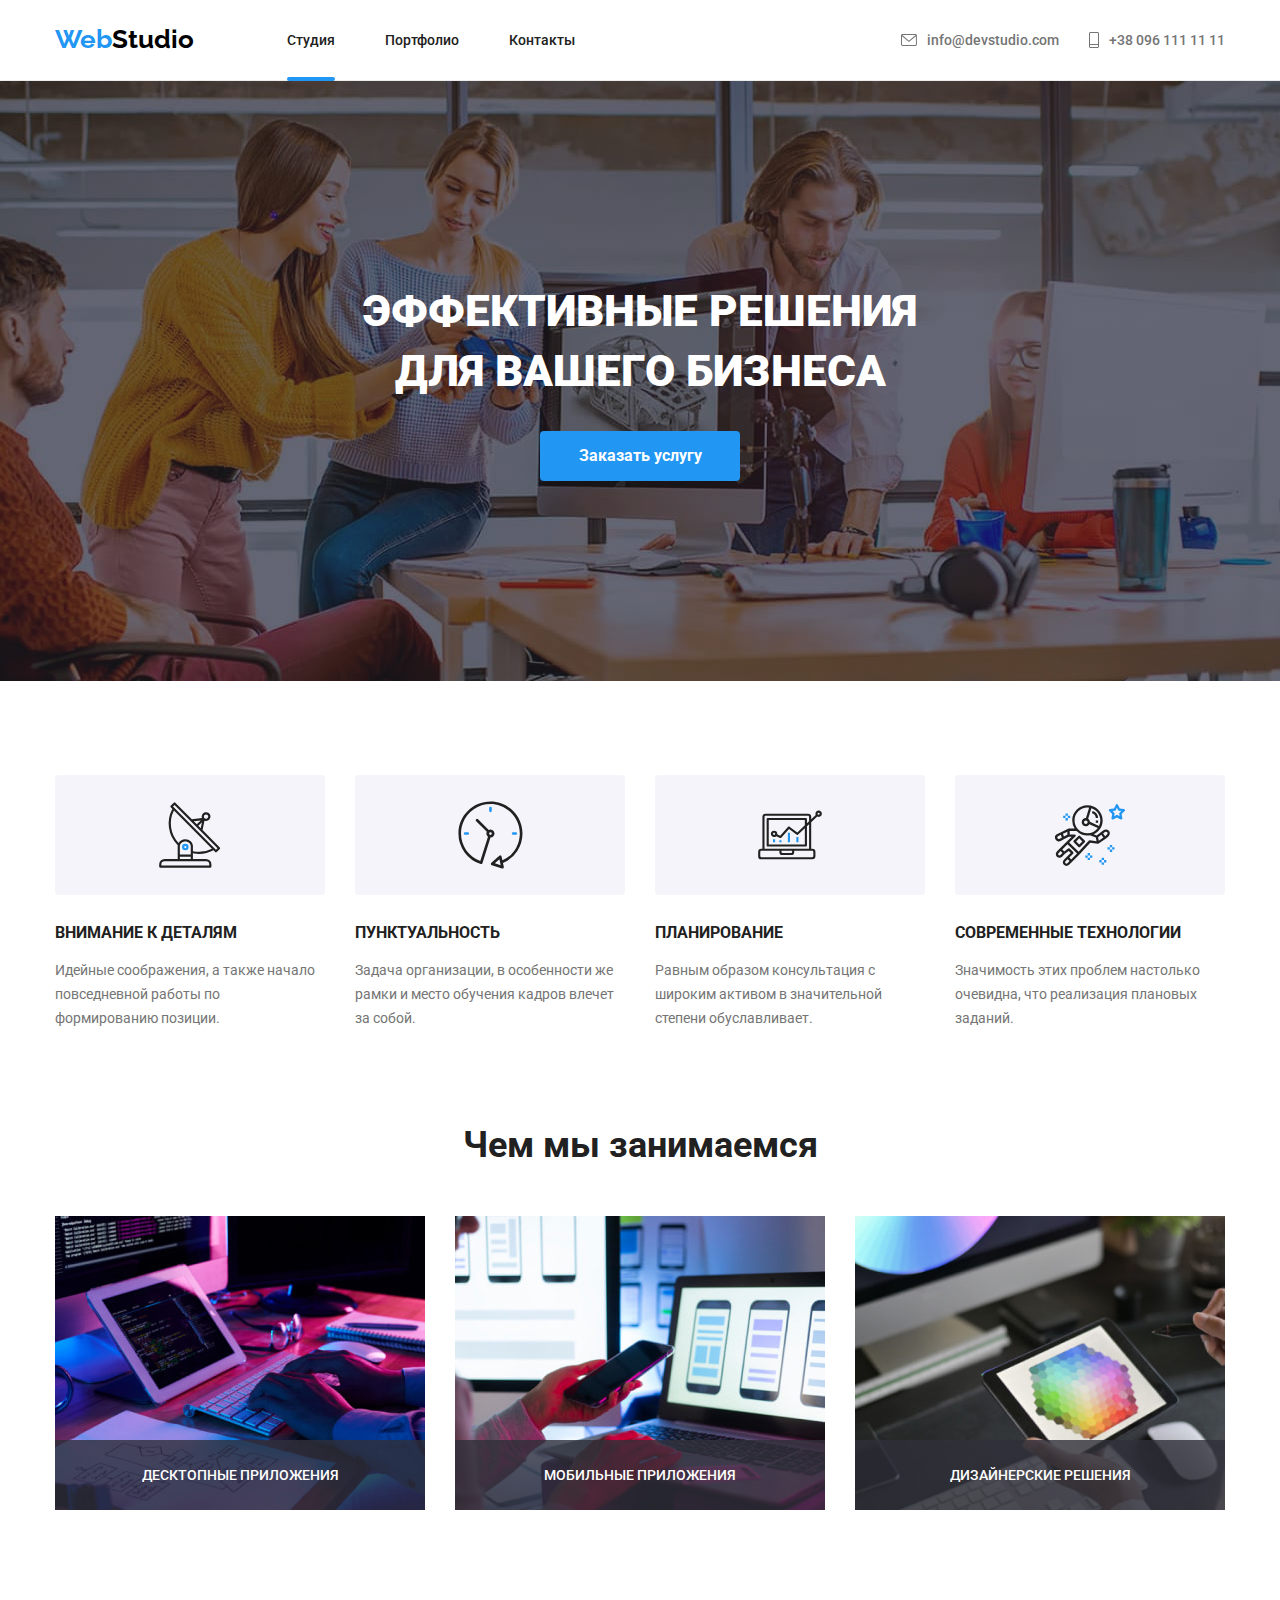
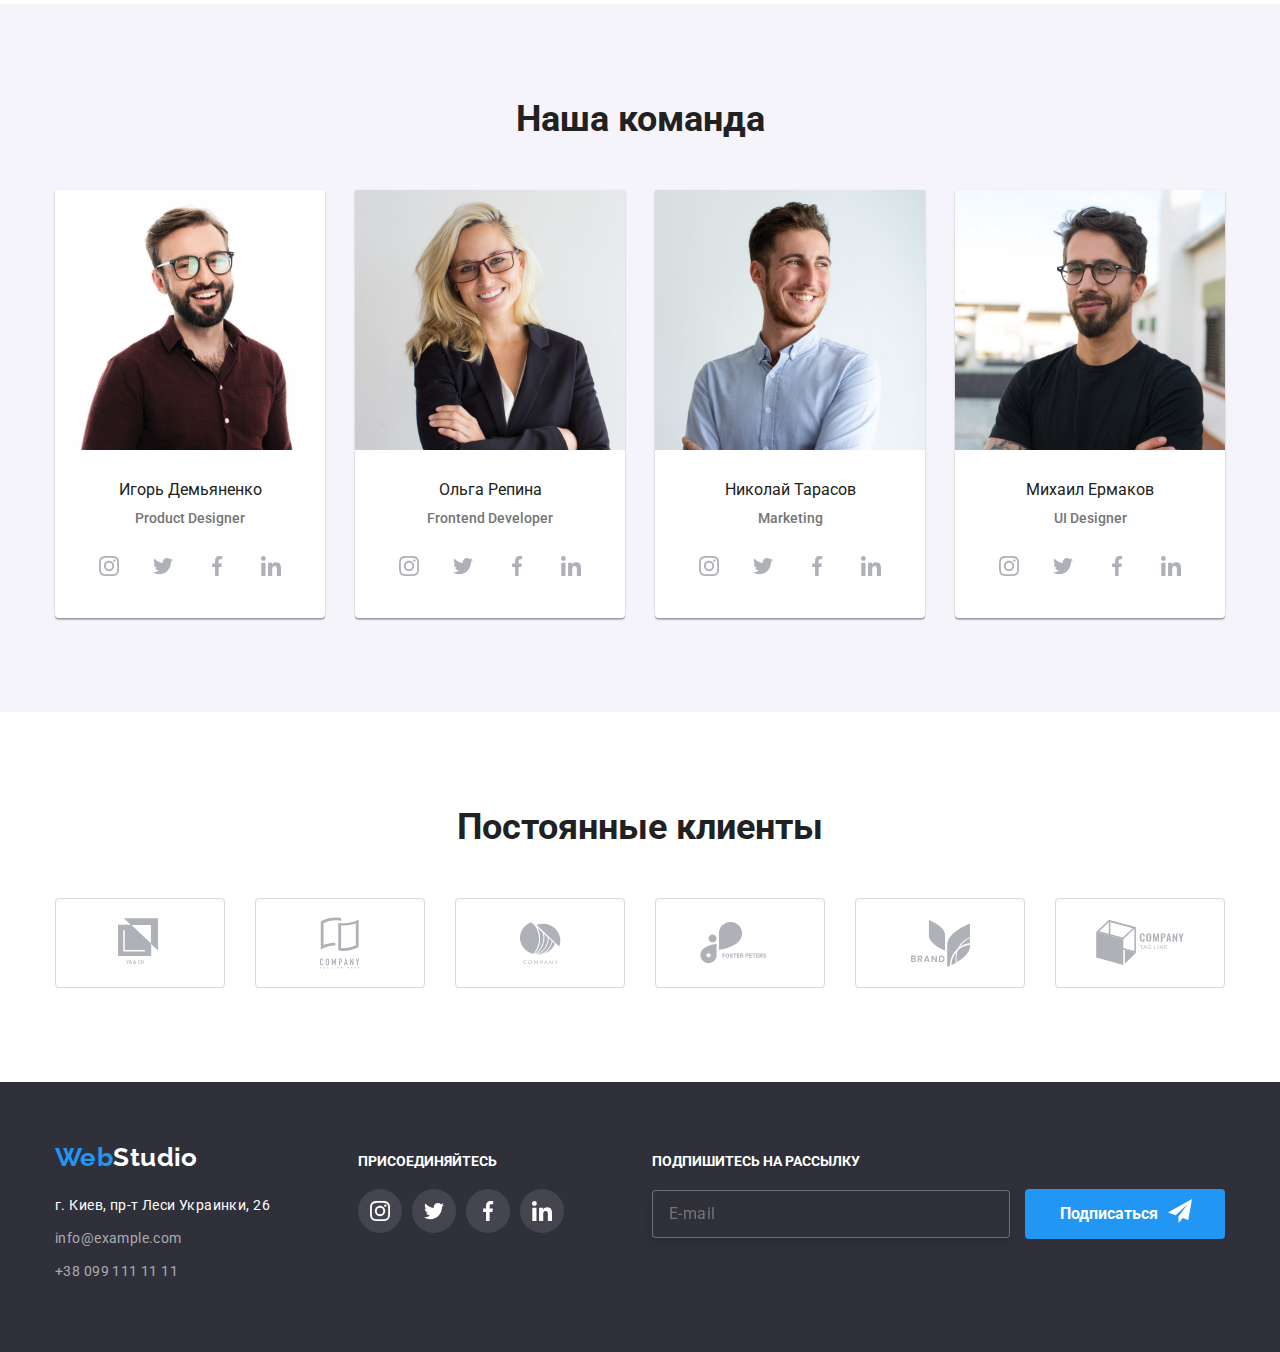
<file: index.html>
<!DOCTYPE html>
<html lang="ru">

<head>
    <meta charset="UTF-8">
    <meta name="viewport" content="width=device-width, initial-scale=1.0">
    <title>Document</title>
    <link rel="preconnect" href="https://fonts.gstatic.com">
    <link href="https://fonts.googleapis.com/css2?family=Raleway:wght@700&family=Roboto:wght@400;500;700;900&display=swap" rel="stylesheet">
    <link rel="stylesheet" href="https://cdnjs.cloudflare.com/ajax/libs/modern-normalize/0.2.0/modern-normalize.min.css">
    <link rel="stylesheet" href="./css/main.min.css">
</head>

<body>
    <header class="head">
        <div class="container head__container">
            <nav class="nav">
                <div class="logo logo--top">
					<a href="./index.html" class="logo__link">Web<span class="logo__text logo__text--black">Studio</span>
					</a>
				</div>
                <ul class="nav-pages">
						<li class="nav-pages__item"><a href="./index.html" class="nav-pages__link nav-pages__link--active">Студия</a></li>
						<li class="nav-pages__item"><a href="./portfolio.html" class="nav-pages__link">Портфолио</a></li>
						<li class="nav-pages__item"><a href="#" class="nav-pages__link">Контакты</a></li>
				</ul>
            </nav>
            <ul class="nav-contacts">
                <li class="nav-contacts__item">
                    <a href="mailto:info@devstudio.com" class="nav-contacts__link">
                        <svg class="nav-contacts__img" width="16px" height="12px">
                            <use href="./images/icons.svg#icon-mail"></use>
                        </svg>
                    info@devstudio.com</a>
                </li>
                <li class="nav-contacts__item">
                    <a href="tel:+380961111111" class="nav-contacts__link">
                        <svg class="nav-contacts__img" width="10px" height="16px">
                            <use href="./images/icons.svg#icon-mobile"></use>
                        </svg>
                    +38 096 111 11 11</a>
                </li>
            </ul>
        </div>
    </header>
    <main>
        <!--Герой-->
        <section class="main">
            <div class="container">
                <h1 class="main__desk">Эффективные решения для вашего бизнеса</h1>
				<button data-modal-open type="button" class="button">Заказать услугу</button>
			</div>
        </section>
        <section class="features">
            <!--Особенности-->
            <div class="container">
                <h2 class="visually-hidden">Особенности</h2>
                <ul class="features__list">
                    <li class="features__item">
                        <div class="features__img">
                            <svg width="65.32px" height="70px">
                                <use href="./images/icons.svg#icon-antenna"></use>
                            </svg>
                        </div>
                        <h3 class="features__title">Внимание к деталям</h3>
                        <p class="features__desc">Идейные соображения, а также начало повседневной работы по формированию позиции.</p>
                    </li>
                    <li class="features__item">
                        <div class="features__img">
                            <svg width="66.96px" height="70px">
                                <use href="./images/icons.svg#icon-clock"></use>
                            </svg>
                        </div>
                        <h3 class="features__title">Пунктуальность</h3>
                        <p class="features__desc">Задача организации, в особенности же рамки и место обучения кадров влечет за собой.</p>
                    </li>
                    <li class="features__item">
                        <div class="features__img">
                            <svg width="70px" height="63.69px">
                                <use href="./images/icons.svg#icon-diagram"></use>
                            </svg>
                        </div>
                        <h3 class="features__title">Планирование</h3>
                        <p class="features__desc">Равным образом консультация с широким активом в значительной степени обуславливает.</p>
                    </li>
                    <li class="features__item">
                        <div class="features__img">
                            <svg width="70px" height="70px">
                                <use href="./images/icons.svg#icon-astronaut"></use>
                            </svg>
                        </div>
                        <h3 class="features__title">Современные технологии</h3>
                        <p class="features__desc">Значимость этих проблем настолько очевидна, что реализация плановых заданий.</p>
                    </li>
                </ul>
            </div>
        </section>
        <section class="skills">
            <!--Чем мы занимаемся-->
            <div class="container">
                <h2 class="skills__title">Чем мы занимаемся</h2>
                <ul class="skills__list">
                    <li class="skills__item">
                        <img src="./images/img1.jpg" alt="верстка_сайта" width="370">
						<p class="skills__subtitle">десктопные приложения</p>
                    </li>
                    <li class="skills__item">
                        <img src="./images/img2.jpg" alt="адаптация_под_мобильное_приложение" width="370">
						<p class="skills__subtitle">мобильные приложения</p>
                    </li>
                    <li class="skills__item">
						<img src="./images/img3.jpg" alt="коррекция_графики" width="370">
						<p class="skills__subtitle">дизайнерские решения</p>
                    </li>
                </ul>
            </div>
        </section>
        <section class="team">
            <div class="container team__container">
                <h2 class="team__title">Наша команда</h2>
                <ul class="team__list">
                    <li class="team__item">
                        <img class="team__photo" src="./images/igor.jpg" alt="фото_дизайнера" width="270">
                        <h3 class="team__name">Игорь Демьяненко</h3>
                        <p class="team__position">Product Designer</p>
                        <ul class="socials">
                            <li class="socials__item">
                                <a class="socials__link" href="#">
                                    <svg width="20px" height="20px">
                                        <use href="./images/icons.svg#icon-instagram"></use>
                                    </svg>
                                </a>
                            </li>
                            <li class="socials__item">
                                <a class="socials__link" href="#">
                                    <svg width="20px" height="20px">
                                        <use href="./images/icons.svg#icon-twitter"></use>
                                    </svg>
                                </a>
                            </li>
                            <li class="socials__item">
                                <a class="socials__link" href="#">	
                                    <svg width="20px" height="20px">
                                        <use href="./images/icons.svg#icon-facebook"></use>
                                    </svg>
                                </a>
                            </li>
                            <li class="socials__item">
                                <a class="socials__link" href="#">
                                    <svg width="20px" height="20px">
                                        <use href="./images/icons.svg#icon-linkedin"></use>
                                    </svg>
                                </a>
                            </li>
                        </ul>
                    </li>
                    <li class="team__item">
                        <img class="team__photo" src="./images/olga.jpg" alt="фото_разработчика" width="270">
                        <h3 class="team__name">Ольга Репина</h3>
                        <p class="team__position">Frontend Developer</p>
                        <ul class="socials">
                            <li class="socials__item">
                                <a class="socials__link" href="#">
                                    <svg width="20px" height="20px">
                                        <use href="./images/icons.svg#icon-instagram"></use>
                                    </svg>
                                </a>
                            </li>
                            <li class="socials__item">
                                <a class="socials__link" href="#">
                                    <svg width="20px" height="20px">
                                        <use href="./images/icons.svg#icon-twitter"></use>
                                    </svg>
                                </a>
                            </li>
                            <li class="socials__item">
                                <a class="socials__link" href="#">	
                                    <svg width="20px" height="20px">
                                        <use href="./images/icons.svg#icon-facebook"></use>
                                    </svg>
                                </a>
                            </li>
                            <li class="socials__item">
                                <a class="socials__link" href="#">
                                    <svg width="20px" height="20px">
                                        <use href="./images/icons.svg#icon-linkedin"></use>
                                    </svg>
                                </a>
                            </li>
                        </ul>
                    </li>
                    <li class="team__item">
                        <img class="team__photo" src="./images/kolya.jpg" alt="фото_маркетолога" width="270">
                        <h3 class="team__name">Николай Тарасов</h3>
                        <p class="team__position">Marketing</p>
                        <ul class="socials">
                            <li class="socials__item">
                                <a class="socials__link" href="#">
                                    <svg width="20px" height="20px">
                                        <use href="./images/icons.svg#icon-instagram"></use>
                                    </svg>
                                </a>
                            </li>
                            <li class="socials__item">
                                <a class="socials__link" href="#">
                                    <svg width="20px" height="20px">
                                        <use href="./images/icons.svg#icon-twitter"></use>
                                    </svg>
                                </a>
                            </li>
                            <li class="socials__item">
                                <a class="socials__link" href="#">	
                                    <svg width="20px" height="20px">
                                        <use href="./images/icons.svg#icon-facebook"></use>
                                    </svg>
                                </a>
                            </li>
                            <li class="socials__item">
                                <a class="socials__link" href="#">
                                    <svg width="20px" height="20px">
                                        <use href="./images/icons.svg#icon-linkedin"></use>
                                    </svg>
                                </a>
                            </li>
                        </ul>
                    </li>
                    <li class="team__item">
                        <img class="team__photo" src="./images/misha.jpg" alt="фото_дизайнера_2" width="270">
                        <h3 class="team__name">Михаил Ермаков</h3>
                        <p class="team__position">UI Designer</p>
                        <ul class="socials">
                            <li class="socials__item">
                                <a class="socials__link" href="#">
                                    <svg width="20px" height="20px">
                                        <use href="./images/icons.svg#icon-instagram"></use>
                                    </svg>
                                </a>
                            </li>
                            <li class="socials__item">
                                <a class="socials__link" href="#">
                                    <svg width="20px" height="20px">
                                        <use href="./images/icons.svg#icon-twitter"></use>
                                    </svg>
                                </a>
                            </li>
                            <li class="socials__item">
                                <a class="socials__link" href="#">	
                                    <svg width="20px" height="20px">
                                        <use href="./images/icons.svg#icon-facebook"></use>
                                    </svg>
                                </a>
                            </li>
                            <li class="socials__item">
                                <a class="socials__link" href="#">
                                    <svg width="20px" height="20px">
                                        <use href="./images/icons.svg#icon-linkedin"></use>
                                    </svg>
                                </a>
                            </li>
                        </ul>
                    </li>
                </ul>
            </div>
        </section>
        <section class="clients">
            <div class="container clients__container">
                <h2 class="clients__title">Постоянные клиенты</h2>
                <ul class="clients__list">
                    <li class="client__item">
                        <a class="client__link" href="#">
                            <svg width="44.27px" height="49.23px">
                                <use href="./images/icons.svg#icon-yaco"></use>
                            </svg>
                        </a>
                    </li>
                    <li class="client__item">
                        <a class="client__link" href="#">
                            <svg width="40px" height="52px">
                                <use href="./images/icons.svg#icon-tagline-here"></use>
                            </svg>
                        </a>
                    </li>
                    <li class="client__item">
                        <a class="client__link" href="#">
                            <svg width="41px" height="42.6px">
                                <use href="./images/icons.svg#icon-company"></use>
                            </svg>
                        </a>
                    </li>
                    <li class="client__item">
                        <a class="client__link" href="#">
                            <svg width="79.66px" height="42.02px">
                                <use href="./images/icons.svg#icon-foster-peters"></use>
                            </svg>
                        </a>
                    </li>
                    <li class="client__item">
                        <a class="client__link" href="#">
                            <svg width="59px" height="47px">
                                <use href="./images/icons.svg#icon-brand"></use>
                            </svg>
                        </a>
                    </li>
                    <li class="client__item">
                        <a class="client__link" href="#">
                            <svg width="88.48px" height="45.44px">
                                <use href="./images/icons.svg#icon-tag-line"></use>
                            </svg>
                        </a>
                    </li>
                </ul>
            </div>
        </section>
    </main>
    <footer class="foot">
        <div class="container foot__container">
            <div class="address">
                <div class="logo logo--bottom"><a href="#" class="logo__link">Web<span class="logo__text logo__text--white">Studio</span></a></div>
                <address>
                    <p class="address__title">г. Киев, пр-т Леси Украинки, 26</p>
                        <ul class="address__list">
                            <li class="address__item"><a href="mailto:info@example.com" class="address__link">info@example.com</a></li>
                            <li class="address__item"><a href="tel:+380991111111" class="address__link">+38 099 111 11 11</a></li>
                        </ul>
                </address>
            </div>
            <div class="socials-foot">
                <h3 class="socials-foot__title">Присоединяйтесь</h3>
                <ul class="socials socials-foot__socials">
                    <li class="socials__item">
                        <a class="socials__link socials-foot__link" href="#">
                            <svg width="20px" height="20px">
                                <use href="./images/icons.svg#icon-instagram"></use>
                            </svg>
                        </a>
                    </li>
                    <li class="socials__item">
                        <a class="socials__link socials-foot__link" href="#">
                            <svg width="20px" height="20px">
                                <use href="./images/icons.svg#icon-twitter"></use>
                            </svg>
                        </a>
                    </li>
                    <li class="socials__item">
                        <a class="socials__link socials-foot__link" href="#">	
                            <svg width="20px" height="20px">
                                <use href="./images/icons.svg#icon-facebook"></use>
                            </svg>
                        </a>
                    </li>
                    <li class="socials__item">
                        <a class="socials__link socials-foot__link" href="#">
                            <svg width="20px" height="20px">
                                <use href="./images/icons.svg#icon-linkedin"></use>
                            </svg>
                        </a>
                    </li>
                </ul>	
            </div>
			<form action="foot-form">
				<h3 class="socials-foot__title">Подпишитесь на рассылку</h3>
				<label class="foot-form__label">
					<input type="text" name="e-mail" placeholder="E-mail" class="foot-form__input">
				</label>
				<button type="submit" class="button foot-form__button">Подписаться
					<svg class="foot-form__img" width="24px" height="24px">
						<use href="./images/icons.svg#icon-send"></use>
					</svg>
				</button>
			</form>
    </div>
    </footer>
	<div data-modal class="backdrop backdrop--hidden">
		<div class="backdrop__background">
			<form action="modal">
				<button data-modal-close class="modal__cross">
					<svg class="modal__img" width="18px" height="18px">
						<use href="./images/icons.svg#icon-close"></use>
					</svg>
				</button>
				<div class="modal__wrap">
					<h3 class="modal__title">Оставьте свои данные, мы вам перезвоним</h3>
					<label class="modal__label">Имя
						<div class="modal__inner">
							<input type="text" name="name" class="modal__input" />
							<svg class="modal__icon" width="18px" height="18px">
								<use href="./images/icons.svg#icon-user"></use>
							</svg>
						</div>
					</label>
					<label class="modal__label">Телефон
						<div class="modal__inner">
							<input type="tel" name="tel" class="modal__input" />
							<svg class="modal__icon" width="18px" height="18px">
								<use href="./images/icons.svg#backdrop-phone"></use>
							</svg>
						</div>
					</label>
					<label class="modal__label">Почта
						<div class="modal__inner">
							<input type="email" name="email" class="modal__input" />
							<svg class="modal__icon modal__icon--shadow" width="18px" height="18px">
								<use href="./images/icons.svg#backdrop-mail"></use>
							</svg>
						</div>
					</label>
					<label class="modal__label">Комментарий
						<textarea name="comment" id="" cols="30" rows="10" placeholder="Введите текст" class="modal__comment"></textarea>
					</label>
					<label class="tick">
						<input type="checkbox" name="checkbox" class="visually-hidden tick__input">
						<span class="tick__box tick__box--disable"></span>
						<span class="tick__text">Соглашаюсь с рассылкой и принимаю
							<a href="#" class="tick__link">Условия договора</a>
						</span>
					</label>
					<button type="submit" class="button button--center">Отправить</button>
				</div>
			</form>
		</div>
	</div>
	<script src="./modal.js"></script>
</body>
</html>
</file>
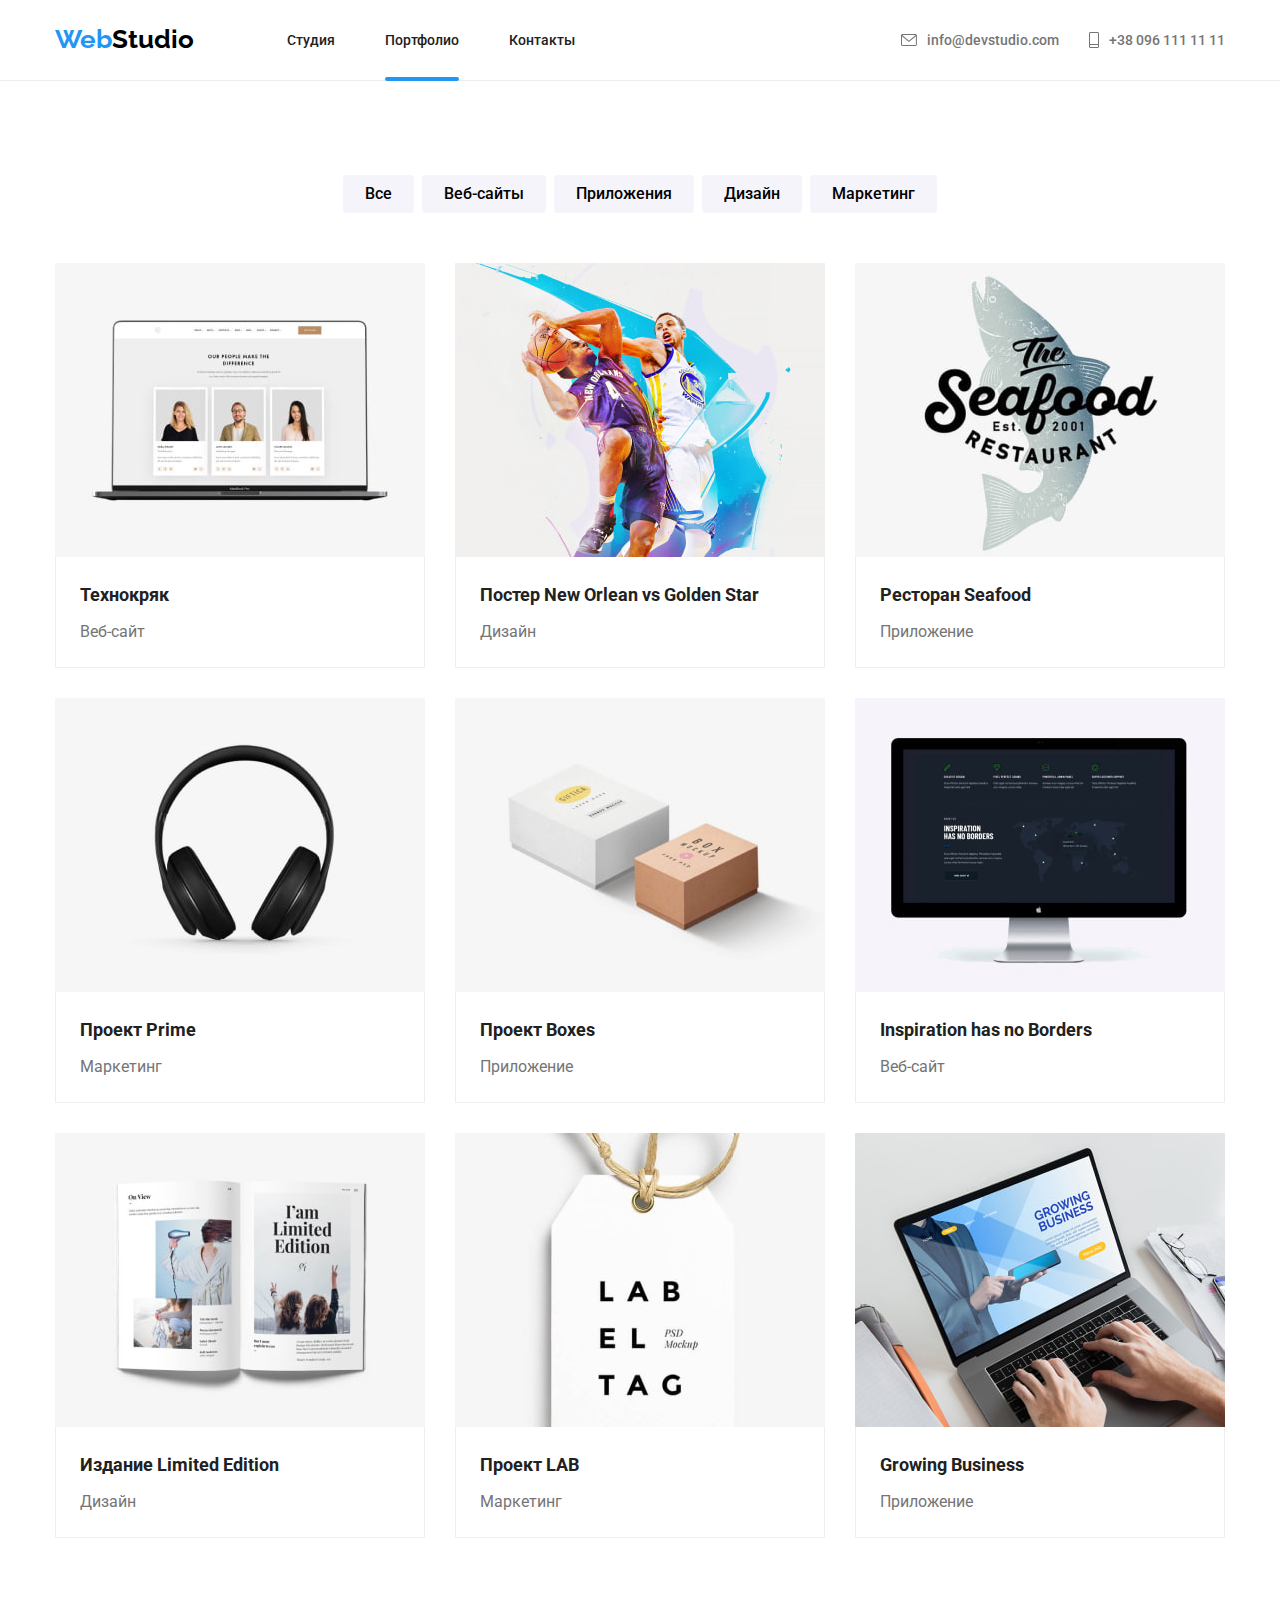
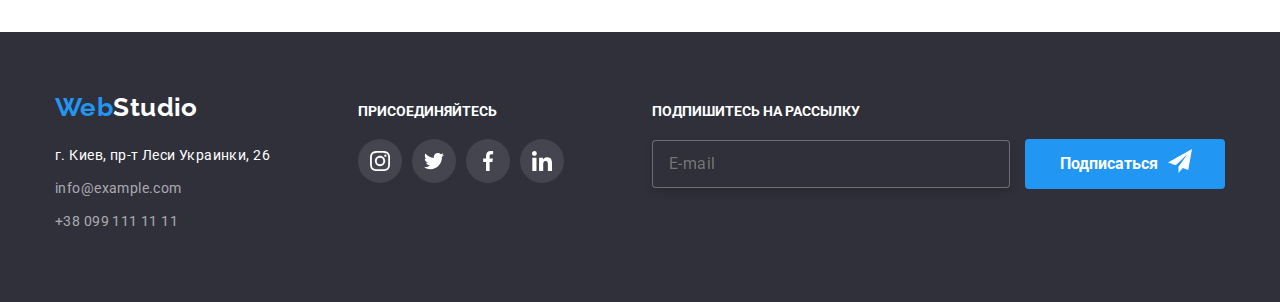
<file: portfolio.html>
<!DOCTYPE html>
<html lang="en">
<head>
    <meta charset="UTF-8">
    <meta http-equiv="X-UA-Compatible" content="IE=edge">
    <meta name="viewport" content="width=device-width, initial-scale=1.0">
    <title>Portfolio</title>
    <link rel="preconnect" href="https://fonts.gstatic.com">
    <link href="https://fonts.googleapis.com/css2?family=Raleway:wght@700&family=Roboto:wght@400;500;700;900&display=swap" rel="stylesheet">
    <link rel="stylesheet" href="https://cdnjs.cloudflare.com/ajax/libs/modern-normalize/0.2.0/modern-normalize.min.css">
	<link rel="stylesheet" href="./css/main.min.css">
</head>
<body>
	<header class="head">
		<div class="container head__container">
			<nav class="nav">
				<div class="logo logo--top">
					<a href="./index.html" class="logo__link">Web<span class="logo__text logo__text--black">Studio</span>
					</a>
				</div>
				<ul class="nav-pages">
					<li class="nav-pages__item"><a href="./index.html"
							class="nav-pages__link">Студия</a></li>
					<li class="nav-pages__item"><a href="./portfolio.html" class="nav-pages__link nav-pages__link--active">Портфолио</a></li>
					<li class="nav-pages__item"><a href="#" class="nav-pages__link">Контакты</a></li>
				</ul>
			</nav>
			<ul class="nav-contacts">
				<li class="nav-contacts__item">
					<a href="mailto:info@devstudio.com" class="nav-contacts__link">
						<svg class="nav-contacts__img" width="16px" height="12px">
							<use href="./images/icons.svg#icon-mail"></use>
						</svg>
						info@devstudio.com</a>
				</li>
				<li class="nav-contacts__item">
					<a href="tel:+380961111111" class="nav-contacts__link">
						<svg class="nav-contacts__img" width="10px" height="16px">
							<use href="./images/icons.svg#icon-mobile"></use>
						</svg>
						+38 096 111 11 11</a>
				</li>
			</ul>
		</div>
	</header>
    <main>
        <section class="portfolio">
            <div class="container">
            <h1 class="visually-hidden">Каталог</h1>
            <!--Фильтры-->
                <ul class="filter">
                    <li class="filter__item">
                        <button type="button" class="filter__button">Все</button>
                    </li>
                    <li class="filter__item">
                        <button type="button" class="filter__button">Веб-сайты</button>
                    </li>
                    <li class="filter__item">
                        <button type="button" class="filter__button">Приложения</button>
                    </li>
                    <li class="filter__item">
                        <button type="button" class="filter__button">Дизайн</button>
                    </li>
                    <li class="filter__item">
                        <button type="button" class="filter__button">Маркетинг</button>
                    </li>
                </ul>
            <!--Результат работы фильтра-->
                <ul class="portfolio__list">
                    <li class="portfolio__item">
                        <img src="./images/технокряк(1).jpg" alt="веб-сайт1" width="370">
						<div class="portfolio__wrap">
                            <h2 class="portfolio__title">Технокряк</h2>
                            <p class="portfolio__subtitle">Веб-сайт</p>
						</div>
						<p class="portfolio__desk">Технокряк это современная площадка распространения коронавируса. Компании используют эту
							платформу для цифрового
							шпионажа и атак на защищённые сервера конкурентов.</p>
                    </li>
                    <li class="portfolio__item">
                        <img src="./images/постер(2).jpg" alt="дизайн1" width="370">
                        <div class="portfolio__wrap">
                            <h2 class="portfolio__title">Постер New Orlean vs Golden Star</h2>
                            <p class="portfolio__subtitle">Дизайн</p>
                        </div>
						<p class="portfolio__desk">Технокряк это современная площадка распространения коронавируса. Компании используют эту
							платформу для цифрового
							шпионажа и атак на защищённые сервера конкурентов.</p>
                    </li>
                    <li class="portfolio__item">
                        <img src="./images/ресторан(3).jpg" alt="приложение1" width="370">
                        <div class="portfolio__wrap">
                            <h2 class="portfolio__title">Ресторан Seafood</h2>
                            <p class="portfolio__subtitle">Приложение</p>
                        </div>
						<p class="portfolio__desk">Технокряк это современная площадка распространения коронавируса. Компании используют эту
							платформу для цифрового
							шпионажа и атак на защищённые сервера конкурентов.</p>
                    </li>
                    <li class="portfolio__item">
                        <img src="./images/проект-прайм(4).jpg" alt="маркетинг" width="370">
                        <div class="portfolio__wrap">
                            <h2 class="portfolio__title">Проект Prime</h2>
                            <p class="portfolio__subtitle">Маркетинг</p>
                        </div>
						<p class="portfolio__desk">Технокряк это современная площадка распространения коронавируса. Компании используют эту
							платформу для цифрового
							шпионажа и атак на защищённые сервера конкурентов.</p>
                    </li>
                    <li class="portfolio__item">
                        <img src="./images/коробки(5).jpg" alt="приложение2" width="370">
                        <div class="portfolio__wrap">
                            <h2 class="portfolio__title">Проект Boxes</h2>
                            <p class="portfolio__subtitle">Приложение</p>
                        </div>
						<p class="portfolio__desk">Технокряк это современная площадка распространения коронавируса. Компании используют эту
							платформу для цифрового
							шпионажа и атак на защищённые сервера конкурентов.</p>
                    </li>
                    <li class="portfolio__item">
                        <img src="./images/бордерс(6).jpg" alt="веб-сайт2" width="370">
                        <div class="portfolio__wrap">
                            <h2 class="portfolio__title">Inspiration has no Borders</h2>
                            <p class="portfolio__subtitle">Веб-сайт</p>
                        </div>
						<p class="portfolio__desk">Технокряк это современная площадка распространения коронавируса. Компании используют эту платформу для цифрового шпионажа и атак на защищённые сервера конкурентов.</p>
                    </li>
                    <li class="portfolio__item">
                        <img src="./images/издание(7).jpg" alt="дизайн2" width="370">
                        <div class="portfolio__wrap">
                            <h2 class="portfolio__title">Издание Limited Edition</h2>
                            <p class="portfolio__subtitle">Дизайн</p>
                        </div>
						<p class="portfolio__desk">Технокряк это современная площадка распространения коронавируса. Компании используют эту
							платформу для цифрового
							шпионажа и атак на защищённые сервера конкурентов.</p>
                    </li>
                    <li class="portfolio__item">
                        <img src="./images/лаб(8).jpg" alt="маркетинг2" width="370">
                        <div class="portfolio__wrap">
                            <h2 class="portfolio__title">Проект LAB</h2>
                            <p class="portfolio__subtitle">Маркетинг</p>
                        </div>
						<p class="portfolio__desk">Технокряк это современная площадка распространения коронавируса. Компании используют эту
							платформу для цифрового
							шпионажа и атак на защищённые сервера конкурентов.</p>
                    </li>
                    <li class="portfolio__item">
                        <img src="./images/приложение(9).jpg" alt="приложение3" width="370">
                        <div class="portfolio__wrap">
                            <h2 class="portfolio__title">Growing Business</h2>
                            <p class="portfolio__subtitle">Приложение</p>
                        </div>
						<p class="portfolio__desk">Технокряк это современная площадка распространения коронавируса. Компании используют эту
							платформу для цифрового
							шпионажа и атак на защищённые сервера конкурентов.</p>
                    </li>
                </ul>
        </div>
        </section>
    </main>
	<footer class="foot">
		<div class="container foot__container">
			<div class="address">
				<div class="logo logo--bottom"><a href="#" class="logo__link">Web<span
							class="logo__text logo__text--white">Studio</span></a></div>
				<address>
					<p class="address__title">г. Киев, пр-т Леси Украинки, 26</p>
					<ul class="address__list">
						<li class="address__item"><a href="mailto:info@example.com"
								class="address__link">info@example.com</a></li>
						<li class="address__item"><a href="tel:+380991111111" class="address__link">+38 099 111 11 11</a>
						</li>
					</ul>
				</address>
			</div>
			<div class="socials-foot">
				<h3 class="socials-foot__title">Присоединяйтесь</h3>
				<ul class="socials socials-foot__socials">
					<li class="socials__item">
						<a class="socials__link socials-foot__link" href="#">
							<svg width="20px" height="20px">
								<use href="./images/icons.svg#icon-instagram"></use>
							</svg>
						</a>
					</li>
					<li class="socials__item">
						<a class="socials__link socials-foot__link" href="#">
							<svg width="20px" height="20px">
								<use href="./images/icons.svg#icon-twitter"></use>
							</svg>
						</a>
					</li>
					<li class="socials__item">
						<a class="socials__link socials-foot__link" href="#">
							<svg width="20px" height="20px">
								<use href="./images/icons.svg#icon-facebook"></use>
							</svg>
						</a>
					</li>
					<li class="socials__item">
						<a class="socials__link socials-foot__link" href="#">
							<svg width="20px" height="20px">
								<use href="./images/icons.svg#icon-linkedin"></use>
							</svg>
						</a>
					</li>
				</ul>
			</div>
			<form action="foot-form">
				<h3 class="socials-foot__title">Подпишитесь на рассылку</h3>
				<label class="foot-form__label">
					<input type="text" name="e-mail" placeholder="E-mail" class="foot-form__input">
				</label>
				<button type="submit" class="button foot-form__button">Подписаться
					<svg class="foot-form__img" width="24px" height="24px">
						<use href="./images/icons.svg#icon-send"></use>
					</svg>
				</button>
			</form>
		</div>
	</footer>
</body>
</html>
</file>
<file: css/main.min.css>
:root{--main-color: rgba(33, 33, 33, 1);--input-color: rgba(33, 33, 33, 0.2);--blue-color: rgba(33, 150, 243, 1);--blue-overflow: rgba(33, 150, 243, 0.9);--grey-color: rgba(117, 117, 117, 1);--placeholder-color: rgba(117, 117, 117, 0.5);--white-color: rgba(255, 255, 255, 1);--color-adress: rgba(255, 255, 255, 0.6);--input-footer: rgba(255, 255, 255, 0.3);--graphite-color: rgba(255, 255, 255, 0.1);--black-color: rgba(0, 0, 0, 1);--shadow-footer: rgba(0, 0, 0, 0.15);--color-backdrop: rgba(0, 0, 0, 0.2);--backdrop-mail: rgba(0, 0, 0, 0.25);--backdrop-buttom: rgba(0, 0, 0, 0.1);--background-color: rgba(47, 48, 58, 1);--skills-color: rgba(47, 48, 58, 0.8);--background-color-team: rgba(245, 244, 250, 1);--border-color: rgba(236, 236, 236, 1);--card-border-color: rgba(238, 238, 238, 1);--gradient-color: rgba(47, 48, 58, 0.4);--social-networks: rgba(175, 177, 184, 1);--big-size: 94px;--small-size: 30px;--tiny-size: 10px;--function: cubic-bezier(0.4, 0, 0.2, 1);--time: 250ms}body{font-family:'Roboto', sans-serif;font-weight:500;color:var(--main-color);font-style:normal;font-size:14px;line-height:16px}html{-webkit-box-sizing:border-box;box-sizing:border-box}*,*:after,*:before{-webkit-box-sizing:inherit;box-sizing:inherit}ul{list-style:none;margin:0;padding:0}a{text-decoration:none}address{font-style:normal}h1,h2,h3,h4,p{margin-top:0;margin-bottom:0}img{display:block;max-width:100%;height:auto}.container{width:1200px;padding-left:15px;padding-right:15px;margin:0 auto}.visually-hidden{position:absolute;width:1px;height:1px;margin:-1px;padding:0;overflow:hidden;border:0;clip:rect(0 0 0 0)}.logo__link{padding-top:24px;padding-bottom:25px;color:var(--blue-color);font-family:'Raleway', sans-serif;font-weight:700;font-size:26px;line-height:31px}.logo--top{padding-top:24px;padding-bottom:24px}.logo--bottom{margin-bottom:20px}.logo__text--black{color:var(--black-color)}.logo__text--white{color:var(--white-color)}.head,.nav,.nav-pages,.nav-contacts{display:-webkit-box;display:-ms-flexbox;display:flex}.head{border-bottom:1px solid var(--border-color)}.head__container{display:-webkit-box;display:-ms-flexbox;display:flex;-webkit-box-pack:justify;-ms-flex-pack:justify;justify-content:space-between;-webkit-box-align:center;-ms-flex-align:center;align-items:center;margin-bottom:0}.nav-pages{margin-left:93px}.nav-pages__item:not(:first-child){margin-left:50px}.nav-pages__link{display:block;padding-top:32px;padding-bottom:32px;color:var(--main-color);font-size:14px;line-height:16px;position:relative;-webkit-transition:color var(--time) var(--function);transition:color var(--time) var(--function)}.nav-pages__link:hover,.nav-pages__link:focus{color:var(--blue-color);outline:none}.nav-pages__link--active:after{content:'';position:absolute;width:100%;height:4px;bottom:-1px;left:0;background-color:var(--blue-color);border-radius:2px}.nav-contacts__item:not(:first-child){margin-left:30px}.nav-contacts__link{display:-webkit-box;display:-ms-flexbox;display:flex;-webkit-box-align:center;-ms-flex-align:center;align-items:center;-webkit-box-pack:center;-ms-flex-pack:center;justify-content:center;padding-top:32px;padding-bottom:32px;color:var(--grey-color);font-size:14px;line-height:16px;-webkit-transition:color var(--time) var(--function);transition:color var(--time) var(--function)}.nav-contacts__link:hover,.nav-contacts__link:focus{color:var(--blue-color);outline:none}.nav-contacts__img{margin-right:10px;fill:currentColor}.button{display:inline-block;padding-top:var(--tiny-size);padding-bottom:var(--tiny-size);padding-right:32px;padding-left:32px;border-radius:4px;border:transparent;width:200px;font-weight:700;font-size:16px;line-height:var(--small-size);color:var(--white-color);background-color:var(--blue-color);-webkit-box-shadow:0px 4px 4px var(--shadow-color);box-shadow:0px 4px 4px var(--shadow-color)}.button--center{margin:0 auto}.foot-form__button{position:relative;padding-right:62px;padding-left:29px}.foot-form__img{position:absolute;-webkit-transform:translateX(10px);transform:translateX(10px);fill:currentColor}.main{padding-top:200px;padding-bottom:200px;margin-right:auto;margin-left:auto;max-width:1600px;height:600px;background-color:var(--background-color);text-align:center;color:var(--white-color);background-image:-webkit-gradient(linear, left top, right top, from(var(--gradient-color)), to(var(--gradient-color))),url("../images/hero.jpg");background-image:linear-gradient(to right, var(--gradient-color), var(--gradient-color)),url("../images/hero.jpg");background-position:center}.main__desk{padding-left:270px;padding-right:270px;margin-bottom:var(--small-size);font-weight:900;font-size:44px;line-height:60px;text-transform:uppercase}.backdrop{position:fixed;display:-webkit-box;display:-ms-flexbox;display:flex;-webkit-box-align:center;-ms-flex-align:center;align-items:center;-webkit-box-pack:center;-ms-flex-pack:center;justify-content:center;height:100%;width:100%;top:0;left:0;background-color:var(--color-backdrop);-webkit-transition:background-color var(--time) var(--function);transition:background-color var(--time) var(--function)}.backdrop--hidden{opacity:0;pointer-events:none;visibility:hidden;-webkit-transition:background-color var(--time) var(--function),opacity var(--time) var(--function);transition:background-color var(--time) var(--function),opacity var(--time) var(--function)}.backdrop__background{position:absolute;width:528px;height:581px;background-color:var(--white-color)}.modal__cross{position:absolute;-webkit-transform:translate(490px, 8px);transform:translate(490px, 8px);height:var(--small-size);width:var(--small-size);display:-webkit-box;display:-ms-flexbox;display:flex;-webkit-box-align:center;-ms-flex-align:center;align-items:center;-webkit-box-pack:center;-ms-flex-pack:center;justify-content:center;border:1px solid var(--backdrop-buttom);background-color:var(--white-color);border-radius:50%;-webkit-transition:fill var(--time) var(--function);transition:fill var(--time) var(--function)}.modal__cross:hover,.modal__cross:focus{fill:var(--blue-color)}.modal__img{color:var(--black-color)}.modal__wrap{display:-webkit-box;display:-ms-flexbox;display:flex;-webkit-box-orient:vertical;-webkit-box-direction:normal;-ms-flex-direction:column;flex-direction:column;padding:40px}.modal__title{margin-bottom:20px;font-weight:700;font-size:20px;line-height:23px;text-align:center;letter-spacing:0.03em}.modal__label{margin-bottom:4px;font-weight:400;font-size:12px;line-height:14px;letter-spacing:0.01em;color:var(--grey-color)}.modal__inner{position:relative}.modal__input{display:block;height:40px;width:100%;margin-bottom:var(--tiny-size);padding-top:11px;padding-bottom:11px;padding-left:40px;border:1px solid var(--input-color);-webkit-box-sizing:border-box;box-sizing:border-box;border-radius:4px;outline:none;-webkit-transition:border-color var(--time) var(--function);transition:border-color var(--time) var(--function)}.modal__input:focus{border-color:var(--blue-color)}.modal__icon{position:absolute;color:var(--main-color);top:50%;-webkit-transform:translateY(-50%);transform:translateY(-50%);margin-left:12px;-webkit-transition:fill var(--time) var(--function);transition:fill var(--time) var(--function)}.modal__input:focus+.modal__icon{fill:var(--blue-color)}.modal__icon--shadow{-webkit-filter:drop-shadow(0px 4px 4px var(--backdrop-mail));filter:drop-shadow(0px 4px 4px var(--backdrop-mail))}.modal__comment{display:block;width:100%;height:120px;margin-bottom:20px;border:1px solid var(--input-color);-webkit-box-sizing:border-box;box-sizing:border-box;border-radius:4px;resize:none;outline:none;color:var(--main-color);padding-left:16px;padding-right:16px;padding-top:12px;padding-bottom:12px}.modal__comment::-webkit-input-placeholder{font-weight:400;font-size:12px;line-height:14px;letter-spacing:0.01em;color:var(--placeholder-color)}.modal__comment:-ms-input-placeholder{font-weight:400;font-size:12px;line-height:14px;letter-spacing:0.01em;color:var(--placeholder-color)}.modal__comment::-ms-input-placeholder{font-weight:400;font-size:12px;line-height:14px;letter-spacing:0.01em;color:var(--placeholder-color)}.modal__comment::placeholder{font-weight:400;font-size:12px;line-height:14px;letter-spacing:0.01em;color:var(--placeholder-color)}.modal__comment:focus{border-color:var(--blue-color)}.tick{display:-webkit-box;display:-ms-flexbox;display:flex;-webkit-box-align:center;-ms-flex-align:center;align-items:center;-webkit-box-pack:center;-ms-flex-pack:center;justify-content:center;margin-bottom:var(--small-size)}.tick__box--disable{display:inline-block;margin-right:8.38px;width:16px;height:15px;border:2px solid var(--main-color);border-radius:4px}.tick__input:checked+.tick__box--disable{background-image:url("../images/check.svg");background-color:var(--blue-color);background-size:contain;background-origin:border-box;border-color:var(--blue-color)}.tick__text{font-weight:400;font-size:14px;line-height:24px;letter-spacing:0.03em;color:var(--grey-color)}.tick__link{color:var(--blue-color);text-decoration:underline}.features__list{display:-webkit-box;display:-ms-flexbox;display:flex;-ms-flex-wrap:wrap;flex-wrap:wrap;-webkit-box-pack:justify;-ms-flex-pack:justify;justify-content:space-between;padding-top:var(--big-size);padding-bottom:var(--big-size)}.features__item{-ms-flex-preferred-size:270px;flex-basis:270px}.features__img{display:-webkit-box;display:-ms-flexbox;display:flex;-webkit-box-pack:center;-ms-flex-pack:center;justify-content:center;-webkit-box-align:center;-ms-flex-align:center;align-items:center;margin-bottom:var(--small-size);border-radius:4px;height:120px;background-color:var(--background-color-team)}.features__title{font-weight:700;line-height:16px;text-transform:uppercase;margin-bottom:17px}.features__desc{font-weight:400;line-height:24px;color:var(--grey-color)}.skills__title{font-weight:700;font-size:36px;line-height:42px;text-align:center;margin-bottom:50px}.skills__list{display:-webkit-box;display:-ms-flexbox;display:flex;-webkit-box-pack:justify;-ms-flex-pack:justify;justify-content:space-between;padding-bottom:var(--big-size)}.skills__item{position:relative;display:-webkit-box;display:-ms-flexbox;display:flex}.skills__subtitle{position:absolute;display:-webkit-box;display:-ms-flexbox;display:flex;-webkit-box-pack:center;-ms-flex-pack:center;justify-content:center;-webkit-box-align:center;-ms-flex-align:center;align-items:center;width:100%;height:70px;bottom:0;font-size:14px;line-height:16px;text-transform:uppercase;color:var(--white-color);background-color:var(--skills-color)}.team{text-align:center;line-height:19px;background-color:var(--background-color-team)}.team__container{padding-top:var(--big-size)}.team__title{margin-bottom:50px;font-weight:700;font-size:36px;line-height:42px}.team__list{display:-webkit-box;display:-ms-flexbox;display:flex;-webkit-box-pack:justify;-ms-flex-pack:justify;justify-content:space-between;padding-bottom:var(--big-size)}.team__item{border-radius:0px 0px 4px 4px;background-color:var(--white-color);-webkit-box-shadow:0px 1px 3px rgba(0,0,0,0.12),0px 1px 1px rgba(0,0,0,0.14),0px 2px 1px rgba(0,0,0,0.2);box-shadow:0px 1px 3px rgba(0,0,0,0.12),0px 1px 1px rgba(0,0,0,0.14),0px 2px 1px rgba(0,0,0,0.2)}.team__photo{margin-bottom:var(--small-size)}.team__name{margin-bottom:var(--tiny-size);font-weight:400;font-size:16px}.team__position{color:var(--grey-color)}.socials{display:-webkit-box;display:-ms-flexbox;display:flex;-webkit-box-pack:center;-ms-flex-pack:center;justify-content:center;-webkit-box-align:center;-ms-flex-align:center;align-items:center;padding-top:16px;padding-bottom:30px;padding-right:32px;padding-left:32px}.socials__item:not(:first-child){margin-left:10px}.socials__link{display:-webkit-box;display:-ms-flexbox;display:flex;padding:12px;fill:var(--social-networks);-webkit-transition:border-radius var(--time) var(--function),background-color var(--time) var(--function),color var(--time) var(--function),fill var(--time) var(--function);transition:border-radius var(--time) var(--function),background-color var(--time) var(--function),color var(--time) var(--function),fill var(--time) var(--function)}.socials__link:hover,.socials__link:focus{border-radius:50%;background-color:var(--blue-color);color:var(--white-color);fill:currentColor;outline:none}.socials-foot__socials{padding:0}.socials-foot__title{margin-bottom:20px;text-transform:uppercase;font-weight:700px;font-size:14px;line-height:16px;color:var(--white-color)}.socials-foot__link{background-color:var(--graphite-color);border-radius:50%;fill:var(--white-color);-webkit-transition:background-color var(--time) var(--function);transition:background-color var(--time) var(--function)}.socials-foot__link:hover,.socials-foot__link:focus{background-color:var(--blue-color)}.clients__container{padding-top:var(--big-size);padding-bottom:var(--big-size)}.clients__title{margin-bottom:50px;font-weight:700px;font-size:36px;line-height:42px;text-align:center}.clients__list{display:-webkit-box;display:-ms-flexbox;display:flex;-webkit-box-pack:justify;-ms-flex-pack:justify;justify-content:space-between}.client__link{display:-webkit-box;display:-ms-flexbox;display:flex;-webkit-box-pack:center;-ms-flex-pack:center;justify-content:center;-webkit-box-align:center;-ms-flex-align:center;align-items:center;width:170px;height:90px;fill:var(--social-networks);border:1px solid rgba(0,0,0,0.15);border-radius:4px;-webkit-transition:color var(--time) var(--function),fill var(--time) var(--function),border-color var(--time) var(--function);transition:color var(--time) var(--function),fill var(--time) var(--function),border-color var(--time) var(--function)}.client__link:hover,.client__link:focus{color:var(--blue-color);fill:currentColor;border-color:currentColor;outline:none}.filter{padding-top:var(--big-size);display:-webkit-box;display:-ms-flexbox;display:flex;-webkit-box-pack:center;-ms-flex-pack:center;justify-content:center;margin-bottom:50px}.filter__button{padding-top:6px;padding-bottom:6px;padding-left:22px;padding-right:22px;border-radius:4px;border:transparent;background-color:var(--background-color-team);font-weight:500;font-size:16px;line-height:26px;text-align:center;font-family:inherit;-webkit-transition:color var(--time) var(--function),background-color var(--time) var(--function),border-radius var(--time) var(--function),-webkit-box-shadow var(--time) var(--function);transition:color var(--time) var(--function),background-color var(--time) var(--function),border-radius var(--time) var(--function),-webkit-box-shadow var(--time) var(--function);transition:color var(--time) var(--function),background-color var(--time) var(--function),border-radius var(--time) var(--function),box-shadow var(--time) var(--function);transition:color var(--time) var(--function),background-color var(--time) var(--function),border-radius var(--time) var(--function),box-shadow var(--time) var(--function),-webkit-box-shadow var(--time) var(--function)}.filter__button:hover,.filter__button:focus{color:var(--white-color);background-color:var(--blue-color);border-radius:4px;-webkit-box-shadow:0px 3px 1px rgba(0,0,0,0.1),0px 1px 2px rgba(0,0,0,0.08),0px 2px 2px rgba(0,0,0,0.12);box-shadow:0px 3px 1px rgba(0,0,0,0.1),0px 1px 2px rgba(0,0,0,0.08),0px 2px 2px rgba(0,0,0,0.12);outline:none}.filter__item:not(:first-child){margin-left:8px}.portfolio__list{display:-webkit-box;display:-ms-flexbox;display:flex;-ms-flex-wrap:wrap;flex-wrap:wrap;-webkit-box-sizing:calc 370px;box-sizing:calc 370px;margin-left:calc(-1 * var(--small-size));margin-top:calc(-1 * var(--small-size));margin-bottom:var(--big-size)}.portfolio__item{position:relative;margin-left:var(--small-size);margin-top:var(--small-size);-webkit-transition:-webkit-box-shadow var(--time) var(--function);transition:-webkit-box-shadow var(--time) var(--function);transition:box-shadow var(--time) var(--function);transition:box-shadow var(--time) var(--function), -webkit-box-shadow var(--time) var(--function)}.portfolio__item:hover,.portfolio__item:focus{-webkit-box-shadow:0px 1px 1px rgba(0,0,0,0.12),0px 4px 4px rgba(0,0,0,0.06),1px 4px 6px rgba(0,0,0,0.16);box-shadow:0px 1px 1px rgba(0,0,0,0.12),0px 4px 4px rgba(0,0,0,0.06),1px 4px 6px rgba(0,0,0,0.16);outline:none}.portfolio__wrap{padding-top:20px;padding-bottom:20px;padding-left:24px;padding-right:24px;border-right:1px solid var(--card-border-color);border-left:1px solid var(--card-border-color);border-bottom:1px solid var(--card-border-color)}.portfolio__title{margin-bottom:4px;font-weight:700;font-size:18px;line-height:36px}.portfolio__subtitle{font-weight:400;font-size:16px;line-height:var(--small-size);color:var(--grey-color)}.portfolio__desk{position:absolute;-webkit-transform:translateY(100%);transform:translateY(100%);opacity:0;display:-webkit-box;display:-ms-flexbox;display:flex;-webkit-box-align:center;-ms-flex-align:center;align-items:center;padding-left:24px;padding-right:24px;font-weight:400px;font-size:18px;line-height:28px;color:var(--white-color);background-color:var(--blue-overflow);width:100%;top:0;height:294px;-webkit-transition:opacity var(--time) var(--function),-webkit-transform var(--time) var(--function);transition:opacity var(--time) var(--function),-webkit-transform var(--time) var(--function);transition:transform var(--time) var(--function),opacity var(--time) var(--function);transition:transform var(--time) var(--function),opacity var(--time) var(--function),-webkit-transform var(--time) var(--function)}.portfolio__item:hover .portfolio__desk,.portfolio__item:focus .portfolio__desk{-webkit-transform:translateY(0);transform:translateY(0);opacity:1;outline:none}.foot{background-color:var(--background-color);font-weight:400;line-height:24px}.foot__container{display:-webkit-box;display:-ms-flexbox;display:flex;-webkit-box-align:baseline;-ms-flex-align:baseline;align-items:baseline;-webkit-box-pack:justify;-ms-flex-pack:justify;justify-content:space-between;padding-top:calc(2 * var(--small-size));padding-bottom:calc(2 * var(--small-size))}.address{padding-bottom:9px;color:var(--white-color);letter-spacing:0.03em}.address__title{padding-bottom:9px}.address__item:not(:first-child){margin-top:9px}.address__link{color:var(--color-adress)}.foot-form{margin-left:93px}.foot-form__input{width:358px;margin-right:12px;padding-top:15px;padding-bottom:15px;padding-left:16px;color:var(--white-color);background-color:var(--background-color);border:1px solid var(--input-footer);-webkit-box-sizing:border-box;box-sizing:border-box;-webkit-filter:drop-shadow(0px 4px 4px var(--shadow-footer));filter:drop-shadow(0px 4px 4px var(--shadow-footer));border-radius:4px;outline:none}.foot-form__input::-webkit-input-placeholder{font-weight:400;font-size:16px;line-height:20px;letter-spacing:0.03em}.foot-form__input:-ms-input-placeholder{font-weight:400;font-size:16px;line-height:20px;letter-spacing:0.03em}.foot-form__input::-ms-input-placeholder{font-weight:400;font-size:16px;line-height:20px;letter-spacing:0.03em}.foot-form__input::placeholder{font-weight:400;font-size:16px;line-height:20px;letter-spacing:0.03em}
/*# sourceMappingURL=main.min.css.map */
</file>
